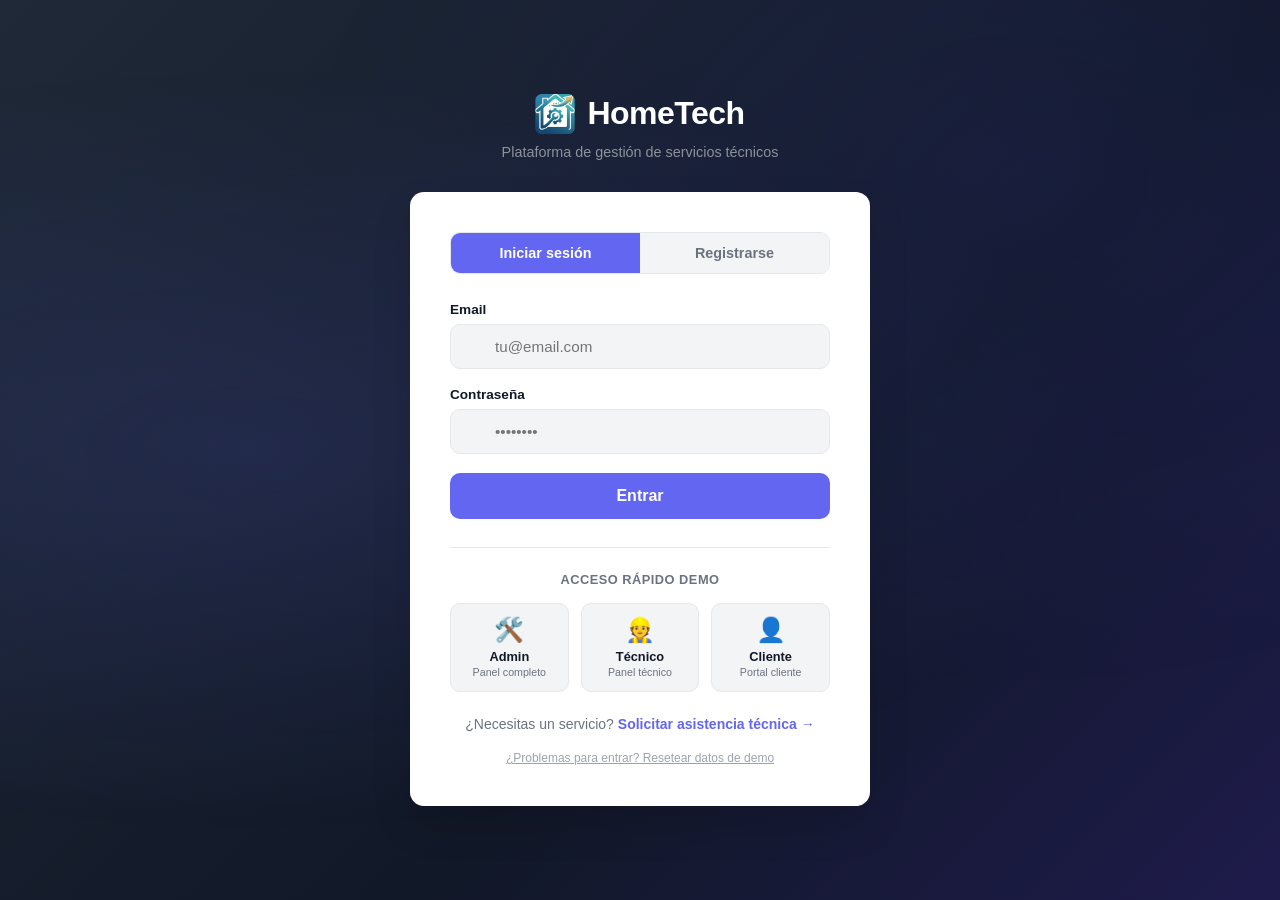
<file: index.html>
<!DOCTYPE html>
<html lang="es">
<head>
    <meta charset="UTF-8">
    <meta name="viewport" content="width=device-width, initial-scale=1.0">
    <title>HomeTech — Acceder</title>
    <link rel="icon" type="image/x-icon" href="assets/hometech-logo.ico">
    <link rel='stylesheet' href='https://cdn-uicons.flaticon.com/2.6.0/uicons-regular-rounded/css/uicons-regular-rounded.css'>
    <link rel='stylesheet' href='https://cdn-uicons.flaticon.com/2.6.0/uicons-solid-rounded/css/uicons-solid-rounded.css'>
    <style>
        :root {
            --color-primary: #6366f1;
            --color-primary-dark: #4f46e5;
            --bg-main: #f3f4f6;
            --bg-card: #ffffff;
            --text-primary: #111827;
            --text-secondary: #6b7280;
            --border-color: #e5e7eb;
            --border-radius: 14px;
            --shadow-lg: 0 20px 40px rgba(0,0,0,0.12);
            --color-success: #10b981;
            --color-danger: #ef4444;
        }
        * { margin:0; padding:0; box-sizing:border-box; }
        body {
            font-family: -apple-system, BlinkMacSystemFont, 'Segoe UI', Roboto, sans-serif;
            background: linear-gradient(135deg, #1f2937 0%, #111827 60%, #1e1b4b 100%);
            min-height: 100vh;
            display: flex;
            align-items: center;
            justify-content: center;
            padding: 1rem;
        }
        body::before {
            content: '';
            position: fixed;
            inset: 0;
            background: radial-gradient(ellipse at 20% 50%, rgba(99,102,241,0.15) 0%, transparent 60%),
                        radial-gradient(ellipse at 80% 20%, rgba(79,70,229,0.1) 0%, transparent 50%);
            pointer-events: none;
        }

        .login-wrapper { width:100%; max-width:460px; position:relative; z-index:1; }

        .login-brand { text-align:center; margin-bottom:2rem; }
        .brand-logo { display:inline-flex; align-items:center; gap:0.75rem; color:white; font-size:2rem; font-weight:800; letter-spacing:-0.5px; }
        .brand-logo i { font-size:2.5rem; color:#a5b4fc; }
        .brand-sub { color:rgba(255,255,255,0.5); font-size:0.9rem; margin-top:0.4rem; }

        .login-card { background:var(--bg-card); border-radius:var(--border-radius); padding:2.5rem; box-shadow:var(--shadow-lg); }

        /* ---- TABS Login / Registro ---- */
        .auth-tabs { display:flex; gap:0; margin-bottom:1.75rem; border-radius:10px; overflow:hidden; border:1.5px solid var(--border-color); }
        .auth-tab {
            flex:1; padding:0.75rem; text-align:center; font-weight:700; font-size:0.9rem;
            cursor:pointer; transition:all 0.2s; background:var(--bg-main); color:var(--text-secondary); border:none;
        }
        .auth-tab.active { background:var(--color-primary); color:white; }
        .auth-tab:hover:not(.active) { background:#eef2ff; }

        .auth-panel { display:none; }
        .auth-panel.active { display:block; }

        .form-group { margin-bottom:1.15rem; }
        .form-group label { display:block; font-weight:600; font-size:0.85rem; margin-bottom:0.4rem; color:var(--text-primary); }
        .input-wrap { position:relative; }
        .input-wrap i { position:absolute; left:1rem; top:50%; transform:translateY(-50%); color:var(--text-secondary); font-size:1rem; pointer-events:none; }
        .form-group input, .form-group select {
            width:100%; padding:0.825rem 1rem 0.825rem 2.75rem;
            border:1.5px solid var(--border-color); border-radius:10px;
            font-size:0.95rem; font-family:inherit; transition:border-color 0.2s, box-shadow 0.2s;
            background:var(--bg-main); appearance:none;
        }
        .form-group select { padding-left:2.75rem; cursor:pointer; background:var(--bg-main) url("data:image/svg+xml,%3Csvg xmlns='http://www.w3.org/2000/svg' width='12' height='12' viewBox='0 0 24 24'%3E%3Cpath fill='%236b7280' d='M7 10l5 5 5-5z'/%3E%3C/svg%3E") no-repeat right 1rem center; }
        .form-group input:focus, .form-group select:focus { outline:none; border-color:var(--color-primary); background:white; box-shadow:0 0 0 3px rgba(99,102,241,0.1); }

        .toggle-pass { position:absolute; right:1rem; top:50%; transform:translateY(-50%); background:none; border:none; cursor:pointer; color:var(--text-secondary); font-size:1rem; padding:0; }
        .toggle-pass:hover { color:var(--color-primary); }

        .form-row { display:grid; grid-template-columns:1fr 1fr; gap:0.75rem; }

        /* Role selector cards */
        .role-selector { display:grid; grid-template-columns:1fr 1fr; gap:0.75rem; margin-bottom:1.15rem; }
        .role-option {
            padding:1rem 0.75rem; border:2px solid var(--border-color); border-radius:10px;
            text-align:center; cursor:pointer; transition:all 0.2s; background:var(--bg-main);
        }
        .role-option:hover { border-color:var(--color-primary); background:#eef2ff; }
        .role-option.selected { border-color:var(--color-primary); background:#eef2ff; box-shadow:0 0 0 3px rgba(99,102,241,0.15); }
        .role-option .role-icon { font-size:1.75rem; display:block; margin-bottom:0.3rem; }
        .role-option strong { font-size:0.9rem; color:var(--text-primary); display:block; }
        .role-option small { font-size:0.75rem; color:var(--text-secondary); }
        .role-option input[type="radio"] { display:none; }

        /* Campos condicionales técnico */
        .tecnico-fields { display:none; }
        .tecnico-fields.visible { display:block; }

        .btn-login {
            width:100%; padding:0.9rem; background:var(--color-primary); color:white; border:none; border-radius:10px;
            font-size:1rem; font-weight:700; cursor:pointer; transition:all 0.2s;
            display:flex; align-items:center; justify-content:center; gap:0.5rem; margin-top:0.5rem;
        }
        .btn-login:hover { background:var(--color-primary-dark); transform:translateY(-1px); box-shadow:0 4px 12px rgba(99,102,241,0.4); }
        .btn-login:active { transform:translateY(0); }

        .error-msg {
            background:#fee2e2; color:#dc2626; padding:0.75rem 1rem; border-radius:8px;
            font-size:0.9rem; margin-bottom:1rem; display:none; align-items:center; gap:0.5rem;
        }
        .error-msg.visible { display:flex; }

        .success-msg {
            background:#d1fae5; color:#065f46; padding:0.75rem 1rem; border-radius:8px;
            font-size:0.9rem; margin-bottom:1rem; display:none; align-items:center; gap:0.5rem;
        }
        .success-msg.visible { display:flex; }

        /* Demo section */
        .demo-section { margin-top:1.75rem; padding-top:1.5rem; border-top:1px solid var(--border-color); }
        .demo-title { text-align:center; font-size:0.8rem; color:var(--text-secondary); font-weight:600; text-transform:uppercase; letter-spacing:0.5px; margin-bottom:1rem; }
        .demo-chips { display:grid; grid-template-columns:repeat(3, 1fr); gap:0.75rem; }
        .demo-chip {
            background:var(--bg-main); border:1px solid var(--border-color); border-radius:10px;
            padding:0.75rem 0.5rem; text-align:center; cursor:pointer; transition:all 0.2s; font-size:0.8rem;
        }
        .demo-chip:hover { border-color:var(--color-primary); background:#eef2ff; }
        .demo-chip .chip-icon { font-size:1.5rem; display:block; margin-bottom:0.3rem; }
        .demo-chip strong { display:block; color:var(--text-primary); }
        .demo-chip small  { color:var(--text-secondary); }

        .sat-link { text-align:center; margin-top:1.5rem; font-size:0.875rem; color:var(--text-secondary); }
        .sat-link a { color:var(--color-primary); text-decoration:none; font-weight:600; }
        .sat-link a:hover { text-decoration:underline; }

        .spinner { width:18px; height:18px; border:2px solid rgba(255,255,255,0.4); border-top-color:white; border-radius:50%; animation:spin 0.7s linear infinite; display:none; }
        @keyframes spin { to { transform:rotate(360deg); } }
        .btn-login.loading .spinner { display:block; }
        .btn-login.loading .btn-text { display:none; }
    </style>
</head>
<body>

<div class="login-wrapper">

    <div class="login-brand">
        <div class="brand-logo">
            <img src="assets/hometech-logo.ico" alt="HomeTech" style="width:2.5rem;height:2.5rem;object-fit:contain;">
            HomeTech
        </div>
        <p class="brand-sub">Plataforma de gestión de servicios técnicos</p>
    </div>

    <div class="login-card">

        <!-- TABS -->
        <div class="auth-tabs">
            <button class="auth-tab active" data-panel="login" onclick="switchTab('login')">
                <i class="fi fi-rr-sign-in-alt"></i> Iniciar sesión
            </button>
            <button class="auth-tab" data-panel="register" onclick="switchTab('register')">
                <i class="fi fi-rr-user-add"></i> Registrarse
            </button>
        </div>

        <!-- ===================== PANEL LOGIN ===================== -->
        <div id="panel-login" class="auth-panel active">

            <div class="error-msg" id="error-login">
                <i class="fi fi-rr-cross-circle"></i>
                <span id="error-login-texto">Email o contraseña incorrectos</span>
            </div>

            <form id="form-login" novalidate>
                <div class="form-group">
                    <label>Email</label>
                    <div class="input-wrap">
                        <i class="fi fi-rr-envelope"></i>
                        <input type="email" id="login-email" placeholder="tu@email.com" required autocomplete="email">
                    </div>
                </div>
                <div class="form-group">
                    <label>Contraseña</label>
                    <div class="input-wrap">
                        <i class="fi fi-rr-lock"></i>
                        <input type="password" id="login-pass" placeholder="••••••••" required autocomplete="current-password">
                        <button type="button" class="toggle-pass" onclick="togglePass('login-pass','eye-login')">
                            <i class="fi fi-rr-eye" id="eye-login"></i>
                        </button>
                    </div>
                </div>
                <button type="submit" class="btn-login" id="btn-login">
                    <span class="btn-text"><i class="fi fi-rr-sign-in-alt"></i> Entrar</span>
                    <div class="spinner"></div>
                </button>
            </form>

            <!-- DEMO SECTION -->
            <div class="demo-section">
                <div class="demo-title">Acceso rápido demo</div>
                <div class="demo-chips">
                    <div class="demo-chip" onclick="rellenarDemo('admin@hometech.es','admin123')">
                        <span class="chip-icon">🛠️</span>
                        <strong>Admin</strong>
                        <small>Panel completo</small>
                    </div>
                    <div class="demo-chip" onclick="rellenarDemo('pedro@hometech.es','pedro123')">
                        <span class="chip-icon">👷</span>
                        <strong>Técnico</strong>
                        <small>Panel técnico</small>
                    </div>
                    <div class="demo-chip" onclick="rellenarDemo('juan@email.com','juan123')">
                        <span class="chip-icon">👤</span>
                        <strong>Cliente</strong>
                        <small>Portal cliente</small>
                    </div>
                </div>
            </div>
        </div>

        <!-- ===================== PANEL REGISTRO ===================== -->
        <div id="panel-register" class="auth-panel">

            <div class="error-msg" id="error-register">
                <i class="fi fi-rr-cross-circle"></i>
                <span id="error-register-texto">Error en el registro</span>
            </div>
            <div class="success-msg" id="success-register">
                <i class="fi fi-rr-check-circle"></i>
                <span id="success-register-texto">Cuenta creada correctamente</span>
            </div>

            <form id="form-register" novalidate>

                <!-- Tipo de cuenta -->
                <label style="font-weight:600;font-size:0.85rem;margin-bottom:0.5rem;display:block">Tipo de cuenta</label>
                <div class="role-selector">
                    <label class="role-option selected" id="role-opt-cliente" onclick="selectRole('cliente')">
                        <input type="radio" name="reg-rol" value="cliente" checked>
                        <span class="role-icon">👤</span>
                        <strong>Cliente</strong>
                        <small>Solicitar servicios</small>
                    </label>
                    <label class="role-option" id="role-opt-tecnico" onclick="selectRole('tecnico')">
                        <input type="radio" name="reg-rol" value="tecnico">
                        <span class="role-icon">👷</span>
                        <strong>Trabajador</strong>
                        <small>Recibir trabajos</small>
                    </label>
                </div>

                <!-- Datos comunes -->
                <div class="form-group">
                    <label>Nombre completo *</label>
                    <div class="input-wrap">
                        <i class="fi fi-rr-user"></i>
                        <input type="text" id="reg-nombre" placeholder="Tu nombre completo" required>
                    </div>
                </div>

                <div class="form-row">
                    <div class="form-group">
                        <label>Email *</label>
                        <div class="input-wrap">
                            <i class="fi fi-rr-envelope"></i>
                            <input type="email" id="reg-email" placeholder="tu@email.com" required>
                        </div>
                    </div>
                    <div class="form-group">
                        <label>Teléfono *</label>
                        <div class="input-wrap">
                            <i class="fi fi-rr-phone-call"></i>
                            <input type="tel" id="reg-telefono" placeholder="600 000 000" required>
                        </div>
                    </div>
                </div>

                <div class="form-group">
                    <label>Contraseña *</label>
                    <div class="input-wrap">
                        <i class="fi fi-rr-lock"></i>
                        <input type="password" id="reg-pass" placeholder="Mínimo 6 caracteres" required minlength="6">
                        <button type="button" class="toggle-pass" onclick="togglePass('reg-pass','eye-reg')">
                            <i class="fi fi-rr-eye" id="eye-reg"></i>
                        </button>
                    </div>
                </div>

                <!-- Campos solo para CLIENTE -->
                <div id="cliente-fields">
                    <div class="form-group">
                        <label>Dirección *</label>
                        <div class="input-wrap">
                            <i class="fi fi-rr-marker"></i>
                            <input type="text" id="reg-direccion" placeholder="Calle, número, ciudad">
                        </div>
                    </div>
                </div>

                <!-- Campos solo para TÉCNICO/TRABAJADOR -->
                <div id="tecnico-fields" class="tecnico-fields">
                    <div class="form-group">
                        <label>Especialidad *</label>
                        <div class="input-wrap">
                            <i class="fi fi-rr-tool-box"></i>
                            <select id="reg-especialidad">
                                <option value="Reparación de ordenadores">Reparación de ordenadores</option>
                                <option value="Mantenimiento de equipos">Mantenimiento de equipos</option>
                                <option value="Montaje de equipos">Montaje de equipos</option>
                                <option value="Instalación de red">Instalación de red</option>
                                <option value="General">General</option>
                            </select>
                        </div>
                    </div>
                </div>

                <button type="submit" class="btn-login" id="btn-register" style="background:var(--color-success)">
                    <span class="btn-text"><i class="fi fi-rr-user-add"></i> Crear cuenta</span>
                    <div class="spinner"></div>
                </button>
            </form>
        </div>

        <!-- Links comunes -->
        <div class="sat-link">
            ¿Necesitas un servicio? <a href="pages/cliente.html">Solicitar asistencia técnica →</a>
        </div>
        <div style="text-align:center;margin-top:1rem">
            <button onclick="resetearDatos()" style="background:none;border:none;color:#9ca3af;font-size:0.75rem;cursor:pointer;text-decoration:underline">
                ¿Problemas para entrar? Resetear datos de demo
            </button>
        </div>
    </div>

</div>

<script src="js/store.js"></script>
<script src="js/auth.js"></script>
<script>
    // Si ya hay sesión activa, redirigir
    (function() {
        const user = Auth.getUser();
        if (user) Auth.redirigirPorRol(user.rol);
    })();

    // ---- TABS ----
    function switchTab(panel) {
        document.querySelectorAll('.auth-tab').forEach(t => t.classList.remove('active'));
        document.querySelectorAll('.auth-panel').forEach(p => p.classList.remove('active'));
        document.querySelector(`.auth-tab[data-panel="${panel}"]`).classList.add('active');
        document.getElementById('panel-' + panel).classList.add('active');
        // Limpiar errores al cambiar
        document.querySelectorAll('.error-msg, .success-msg').forEach(e => e.classList.remove('visible'));
    }

    // ---- ROLE SELECTOR ----
    let selectedRole = 'cliente';
    function selectRole(role) {
        selectedRole = role;
        document.querySelectorAll('.role-option').forEach(o => o.classList.remove('selected'));
        document.getElementById('role-opt-' + role).classList.add('selected');
        // Mostrar/ocultar campos según rol
        document.getElementById('cliente-fields').style.display = role === 'cliente' ? 'block' : 'none';
        document.getElementById('tecnico-fields').style.display = role === 'tecnico' ? 'block' : 'none';
        document.getElementById('tecnico-fields').classList.toggle('visible', role === 'tecnico');
        const btnText = document.querySelector('#btn-register .btn-text');
        if (btnText) {
            btnText.innerHTML = role === 'tecnico'
                ? '<i class="fi fi-rr-document-signed"></i> Enviar solicitud de alta'
                : '<i class="fi fi-rr-user-add"></i> Crear cuenta';
        }
    }

    // ---- LOGIN ----
    document.getElementById('form-login').addEventListener('submit', async function(e) {
        e.preventDefault();
        const btn     = document.getElementById('btn-login');
        const email   = document.getElementById('login-email').value.trim();
        const pass    = document.getElementById('login-pass').value;
        const errorEl = document.getElementById('error-login');

        errorEl.classList.remove('visible');
        btn.classList.add('loading');

        await new Promise(r => setTimeout(r, 250));

        const solTecnico = Store.findSolicitudTecnicoByEmail(email);
        if (solTecnico && !Store.getUsuarios().some(u => u.email.toLowerCase() === email.toLowerCase())) {
            btn.classList.remove('loading');
            if (solTecnico.estado === 'nueva') {
                document.getElementById('error-login-texto').textContent =
                    'Tu solicitud de alta está pendiente de aprobación por el administrador';
            } else if (solTecnico.estado === 'rechazada') {
                document.getElementById('error-login-texto').textContent =
                    'Tu solicitud de alta fue rechazada. Contacta con el administrador';
            }
            errorEl.classList.add('visible');
            document.getElementById('login-pass').value = '';
            return;
        }

        const usuario = Store.findUsuario(email, pass);
        if (!usuario) {
            btn.classList.remove('loading');
            document.getElementById('error-login-texto').textContent = 'Email o contraseña incorrectos';
            errorEl.classList.add('visible');
            document.getElementById('login-pass').value = '';
            return;
        }

        Auth.login(usuario);
        Auth.redirigirPorRol(usuario.rol);
    });

    // ---- REGISTRO ----
    document.getElementById('form-register').addEventListener('submit', async function(e) {
        e.preventDefault();
        const btn      = document.getElementById('btn-register');
        const errorEl  = document.getElementById('error-register');
        const successEl = document.getElementById('success-register');
        errorEl.classList.remove('visible');
        successEl.classList.remove('visible');

        const nombre   = document.getElementById('reg-nombre').value.trim();
        const email    = document.getElementById('reg-email').value.trim();
        const telefono = document.getElementById('reg-telefono').value.trim();
        const pass     = document.getElementById('reg-pass').value;
        const rol      = selectedRole;

        // Validaciones
        if (!nombre || !email || !telefono || !pass) {
            document.getElementById('error-register-texto').textContent = 'Rellena todos los campos obligatorios';
            errorEl.classList.add('visible'); return;
        }
        if (pass.length < 6) {
            document.getElementById('error-register-texto').textContent = 'La contraseña debe tener al menos 6 caracteres';
            errorEl.classList.add('visible'); return;
        }
        // Email único
        const existente = Store.getUsuarios().find(u => u.email.toLowerCase() === email.toLowerCase());
        if (existente) {
            document.getElementById('error-register-texto').textContent = 'Ya existe una cuenta con ese email';
            errorEl.classList.add('visible'); return;
        }
        const solPendiente = Store.getSolicitudesTecnico().find(
            s => s.email.toLowerCase() === email.toLowerCase() && s.estado === 'nueva'
        );
        if (solPendiente) {
            document.getElementById('error-register-texto').textContent =
                'Ya tienes una solicitud de alta pendiente con ese email';
            errorEl.classList.add('visible'); return;
        }

        // Validaciones específicas
        if (rol === 'cliente') {
            const dir = document.getElementById('reg-direccion').value.trim();
            if (!dir) {
                document.getElementById('error-register-texto').textContent = 'La dirección es obligatoria para clientes';
                errorEl.classList.add('visible'); return;
            }
        }

        btn.classList.add('loading');
        await new Promise(r => setTimeout(r, 300));

        if (rol === 'tecnico') {
            const especialidad = document.getElementById('reg-especialidad').value;
            Store.addSolicitudTecnico({ nombre, email, telefono, password: pass, especialidad });

            btn.classList.remove('loading');
            document.getElementById('success-register-texto').textContent =
                '✅ Solicitud de alta enviada. El administrador revisará tu contrato y te avisará cuando puedas iniciar sesión.';
            successEl.classList.add('visible');
            document.getElementById('form-register').reset();
            selectRole('cliente');
            document.getElementById('login-email').value = email;
            document.getElementById('login-pass').value = '';
            setTimeout(() => switchTab('login'), 3000);
            return;
        }

        // Registro de cliente (acceso inmediato)
        const direccion = document.getElementById('reg-direccion').value.trim();
        const nuevoCliente = Store.addCliente({
            nombre, telefono, email, direccion, activo: true,
            lat: 40.4168 + (Math.random() - 0.5) * 0.05,
            lng: -3.7038 + (Math.random() - 0.5) * 0.05
        });

        Store.addUsuario({
            nombre, email, password: pass, rol: 'cliente',
            clienteId: nuevoCliente.id, tecnicoId: null,
            avatar: 'https://i.pravatar.cc/80?u=' + email
        });

        btn.classList.remove('loading');
        document.getElementById('success-register-texto').textContent =
            '✅ Cuenta creada correctamente como cliente. ¡Ya puedes iniciar sesión!';
        successEl.classList.add('visible');
        document.getElementById('form-register').reset();
        selectRole('cliente');
        document.getElementById('login-email').value = email;
        document.getElementById('login-pass').value = pass;
        setTimeout(() => switchTab('login'), 2000);
    });

    // ---- HELPERS ----
    function rellenarDemo(email, pass) {
        switchTab('login');
        document.getElementById('login-email').value = email;
        document.getElementById('login-pass').value  = pass;
        document.getElementById('login-email').focus();
    }

    function togglePass(inputId, iconId) {
        const input = document.getElementById(inputId);
        const icon  = document.getElementById(iconId);
        const vis   = input.type === 'text';
        input.type  = vis ? 'password' : 'text';
        icon.className = vis ? 'fi fi-rr-eye' : 'fi fi-rr-eye-crossed';
    }

    function resetearDatos() {
        if (confirm('¿Resetear todos los datos de demo? Se perderán los cambios y cuentas registradas.')) {
            Store.reset();
            mostrarToast('✅ Datos reseteados. Prueba ahora con los accesos demo.');
        }
    }

    function mostrarToast(msg) {
        let t = document.getElementById('toast-login');
        if (!t) {
            t = document.createElement('div');
            t.id = 'toast-login';
            t.style.cssText = 'position:fixed;bottom:2rem;left:50%;transform:translateX(-50%);background:#111827;color:white;padding:0.875rem 1.5rem;border-radius:10px;z-index:999;font-size:0.9rem;box-shadow:0 4px 12px rgba(0,0,0,0.3);white-space:nowrap';
            document.body.appendChild(t);
        }
        t.textContent = msg;
        t.style.display = 'block';
        setTimeout(() => t.style.display = 'none', 3000);
    }
</script>
</body>
</html>
</file>
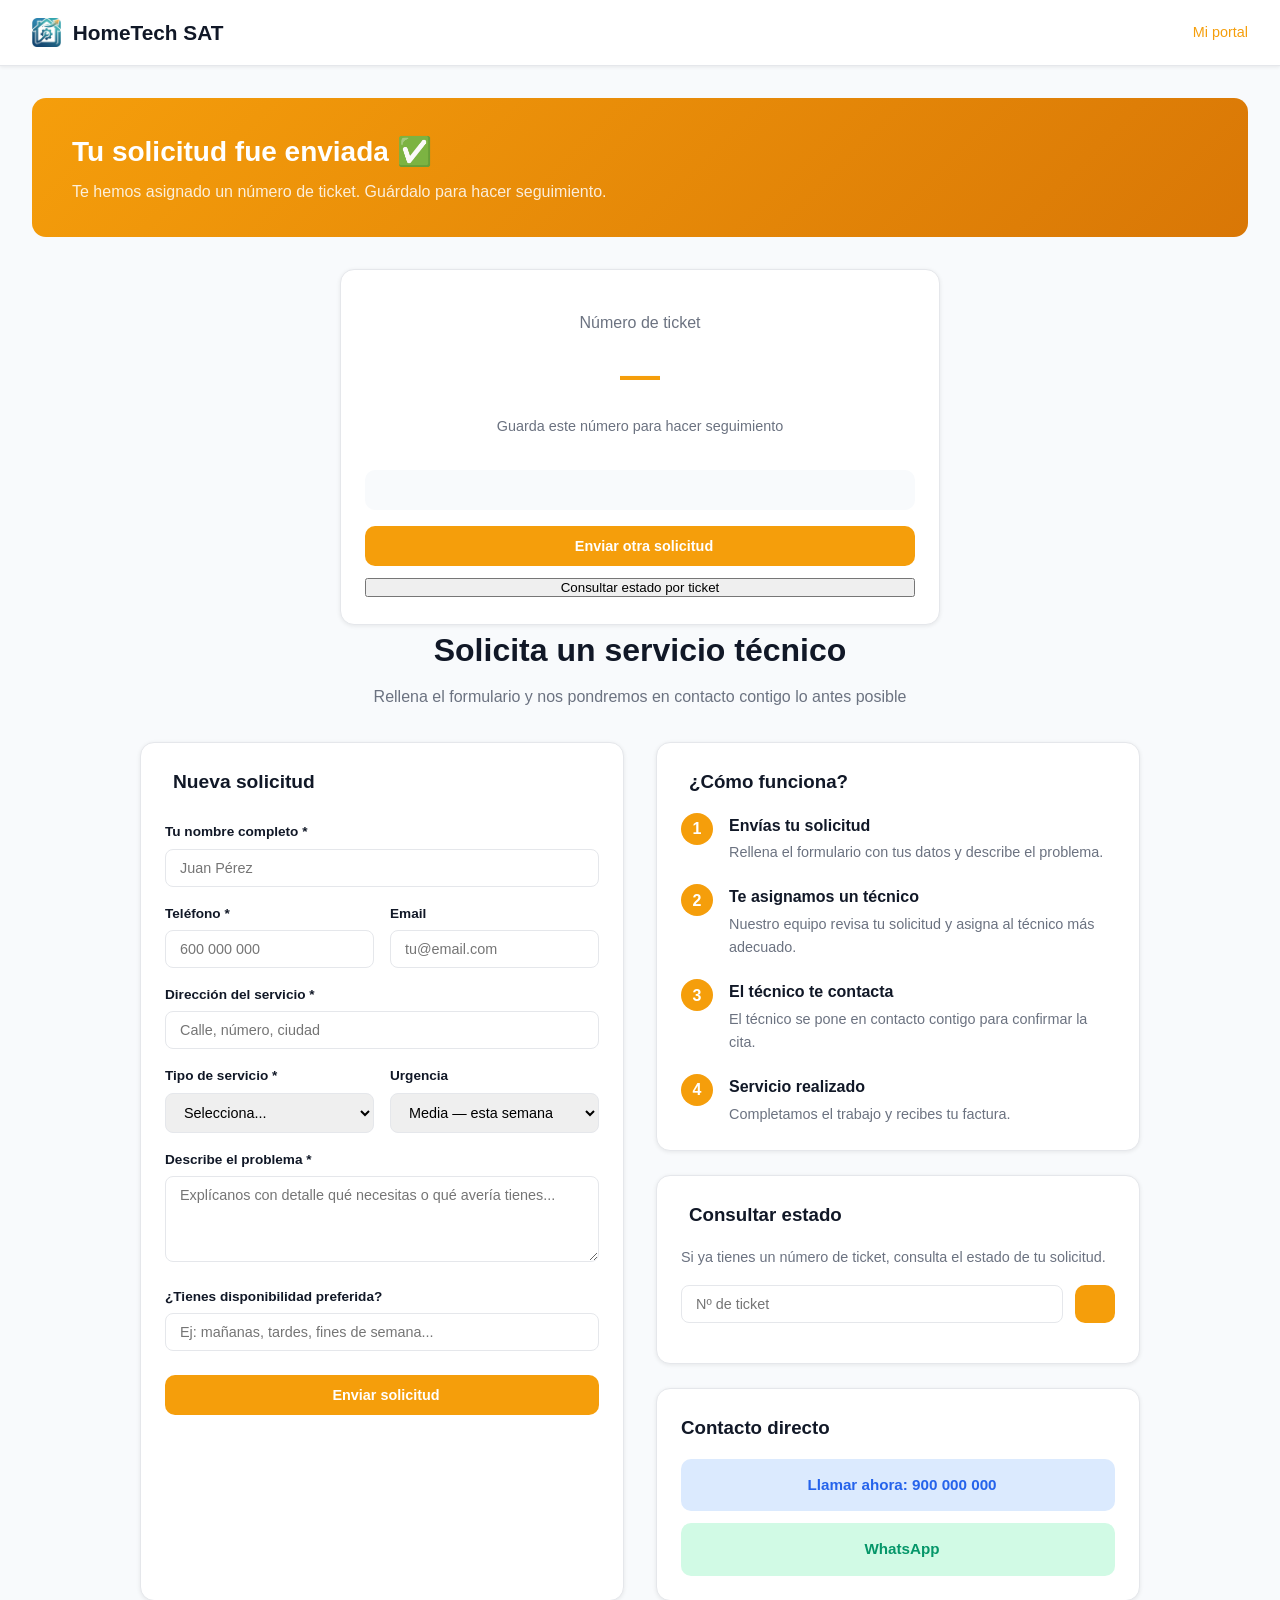
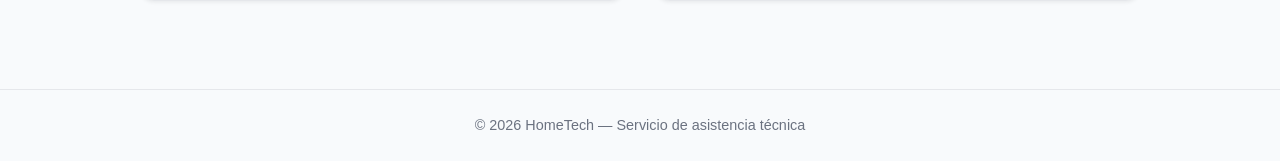
<file: pages/cliente.html>
<!DOCTYPE html>
<html lang="es">
<head>
    <meta charset="UTF-8">
    <meta name="viewport" content="width=device-width, initial-scale=1.0">
    <title>Solicitar servicio — HomeTech</title>
    <link rel="icon" type="image/x-icon" href="../assets/hometech-logo.ico">
    <link rel='stylesheet' href='https://cdn-uicons.flaticon.com/2.6.0/uicons-regular-rounded/css/uicons-regular-rounded.css'>
    <link rel='stylesheet' href='https://cdn-uicons.flaticon.com/2.6.0/uicons-solid-rounded/css/uicons-solid-rounded.css'>
    <link rel="stylesheet" href="../css/portal.css">
</head>
<body>
    <header class="topbar">
        <div class="logo-placeholder">
            <img src="../assets/hometech-logo.ico" alt="HomeTech" class="logo-img">
            <span>HomeTech SAT</span>
        </div>
        <a href="portal-cliente.html" style="color:var(--color-primary);text-decoration:none;font-size:0.9rem">
            <i class="fi fi-rr-user"></i> Mi portal
        </a>
    </header>

    <main class="main-content">

        <!-- Si ya tiene un ticket -->
        <div id="vista-seguimiento" class="hidden">
            <section class="welcome-banner" style="margin-bottom:2rem">
                <div class="welcome-text">
                    <h1>Tu solicitud fue enviada ✅</h1>
                    <p>Te hemos asignado un número de ticket. Guárdalo para hacer seguimiento.</p>
                </div>
                <div class="welcome-icon"><i class="fi fi-sr-check-circle"></i></div>
            </section>

            <div class="card" style="max-width:600px;margin:0 auto">
                <div style="text-align:center;padding:1rem 0">
                    <p style="color:var(--text-secondary);margin-bottom:0.5rem">Número de ticket</p>
                    <div id="numero-ticket" style="font-size:2.5rem;font-weight:700;color:var(--color-primary)">—</div>
                    <p style="color:var(--text-secondary);margin-top:0.5rem;font-size:0.9rem">Guarda este número para hacer seguimiento</p>
                </div>
                <div id="detalle-ticket" style="background:var(--bg-main);border-radius:10px;padding:1.25rem;margin:1rem 0"></div>
                <button class="btn-primary btn-full" onclick="nuevaSolicitud()">
                    <i class="fi fi-rr-plus"></i> Enviar otra solicitud
                </button>
                <button class="btn-secondary btn-full" style="margin-top:0.75rem" onclick="irASeguimiento()">
                    <i class="fi fi-rr-search"></i> Consultar estado por ticket
                </button>
            </div>
        </div>

        <!-- Formulario principal -->
        <div id="vista-formulario">
            <div style="text-align:center;margin-bottom:2rem">
                <h1 style="font-size:2rem;font-weight:700;margin-bottom:0.5rem">Solicita un servicio técnico</h1>
                <p style="color:var(--text-secondary)">Rellena el formulario y nos pondremos en contacto contigo lo antes posible</p>
            </div>

            <div style="display:grid;grid-template-columns:1fr 1fr;gap:2rem;max-width:1000px;margin:0 auto">

                <!-- Formulario -->
                <div class="card">
                    <h2 style="font-size:1.2rem;margin-bottom:1.5rem;display:flex;align-items:center;gap:0.5rem">
                        <i class="fi fi-rr-document" style="color:var(--color-primary)"></i>
                        Nueva solicitud
                    </h2>
                    <form id="form-sat">
                        <div class="form-group">
                            <label>Tu nombre completo *</label>
                            <input type="text" id="sat-nombre" placeholder="Juan Pérez" required>
                        </div>
                        <div style="display:grid;grid-template-columns:1fr 1fr;gap:1rem">
                            <div class="form-group">
                                <label>Teléfono *</label>
                                <input type="tel" id="sat-telefono" placeholder="600 000 000" required>
                            </div>
                            <div class="form-group">
                                <label>Email</label>
                                <input type="email" id="sat-email" placeholder="tu@email.com">
                            </div>
                        </div>
                        <div class="form-group">
                            <label>Dirección del servicio *</label>
                            <input type="text" id="sat-direccion" placeholder="Calle, número, ciudad" required>
                        </div>
                        <div style="display:grid;grid-template-columns:1fr 1fr;gap:1rem">
                            <div class="form-group">
                                <label>Tipo de servicio *</label>
                                <select id="sat-tipo" required>
                                    <option value="">Selecciona...</option>
                                    <option>Reparación de ordenadores</option>
                                    <option>Mantenimiento de equipos</option>
                                    <option>Montaje de equipos</option>
                                    <option>Instalación de red</option>
                                    <option>Reparación urgente</option>
                                    <option>Revisión</option>
                                    <option>Otro</option>
                                </select>
                            </div>
                            <div class="form-group">
                                <label>Urgencia</label>
                                <select id="sat-urgencia">
                                    <option value="baja">Baja — en días</option>
                                    <option value="media" selected>Media — esta semana</option>
                                    <option value="alta">Alta — hoy / mañana</option>
                                </select>
                            </div>
                        </div>
                        <div class="form-group">
                            <label>Describe el problema *</label>
                            <textarea id="sat-descripcion" rows="4" placeholder="Explícanos con detalle qué necesitas o qué avería tienes..." required></textarea>
                        </div>
                        <div class="form-group">
                            <label>¿Tienes disponibilidad preferida?</label>
                            <input type="text" id="sat-disponibilidad" placeholder="Ej: mañanas, tardes, fines de semana...">
                        </div>
                        <button type="submit" class="btn-primary btn-full" style="margin-top:0.5rem">
                            <i class="fi fi-rr-paper-plane"></i> Enviar solicitud
                        </button>
                    </form>
                </div>

                <!-- Info lateral -->
                <div>
                    <div class="card" style="margin-bottom:1.5rem">
                        <h3 style="margin-bottom:1rem;display:flex;align-items:center;gap:0.5rem">
                            <i class="fi fi-rr-info" style="color:var(--color-primary)"></i>
                            ¿Cómo funciona?
                        </h3>
                        <div class="paso">
                            <div class="paso-num">1</div>
                            <div><strong>Envías tu solicitud</strong><p>Rellena el formulario con tus datos y describe el problema.</p></div>
                        </div>
                        <div class="paso">
                            <div class="paso-num">2</div>
                            <div><strong>Te asignamos un técnico</strong><p>Nuestro equipo revisa tu solicitud y asigna al técnico más adecuado.</p></div>
                        </div>
                        <div class="paso">
                            <div class="paso-num">3</div>
                            <div><strong>El técnico te contacta</strong><p>El técnico se pone en contacto contigo para confirmar la cita.</p></div>
                        </div>
                        <div class="paso">
                            <div class="paso-num">4</div>
                            <div><strong>Servicio realizado</strong><p>Completamos el trabajo y recibes tu factura.</p></div>
                        </div>
                    </div>

                    <div class="card">
                        <h3 style="margin-bottom:1rem;display:flex;align-items:center;gap:0.5rem">
                            <i class="fi fi-rr-search" style="color:var(--color-primary)"></i>
                            Consultar estado
                        </h3>
                        <p style="color:var(--text-secondary);font-size:0.9rem;margin-bottom:1rem">
                            Si ya tienes un número de ticket, consulta el estado de tu solicitud.
                        </p>
                        <div style="display:flex;gap:0.75rem">
                            <input type="number" id="ticket-consulta" placeholder="Nº de ticket" style="flex:1;padding:0.625rem 0.875rem;border:1px solid var(--border-color);border-radius:8px;font-size:0.9rem">
                            <button class="btn-primary" onclick="consultarTicket()">
                                <i class="fi fi-rr-search"></i>
                            </button>
                        </div>
                        <div id="resultado-consulta" style="margin-top:1rem"></div>
                    </div>

                    <div class="card" style="margin-top:1.5rem">
                        <h3 style="margin-bottom:1rem">Contacto directo</h3>
                        <a href="tel:+34900000000" class="btn-contacto btn-tel" style="display:flex;align-items:center;justify-content:center;gap:0.5rem;padding:0.875rem;background:#dbeafe;color:#2563eb;border-radius:10px;text-decoration:none;font-weight:600;margin-bottom:0.75rem">
                            <i class="fi fi-rr-phone-call"></i> Llamar ahora: 900 000 000
                        </a>
                        <a href="https://wa.me/34600000000" target="_blank" class="btn-contacto btn-whatsapp" style="display:flex;align-items:center;justify-content:center;gap:0.5rem;padding:0.875rem;background:#d1fae5;color:#059669;border-radius:10px;text-decoration:none;font-weight:600">
                            <i class="fi fi-rr-comment"></i> WhatsApp
                        </a>
                    </div>
                </div>
            </div>
        </div>

    </main>

    <footer class="footer">
        <p>© 2026 HomeTech — Servicio de asistencia técnica</p>
    </footer>

    <style>
        .form-group { margin-bottom:1rem; }
        .form-group label { display:block; font-weight:600; font-size:0.85rem; margin-bottom:0.35rem; }
        .form-group input, .form-group select, .form-group textarea {
            width:100%; padding:0.625rem 0.875rem; border:1px solid #e5e7eb;
            border-radius:8px; font-size:0.9rem; font-family:inherit; transition:border-color 0.2s;
        }
        .form-group input:focus, .form-group select:focus, .form-group textarea:focus {
            outline:none; border-color:var(--color-primary, #f59e0b);
        }
        .btn-full { width:100%; justify-content:center; }
        .paso { display:flex; gap:1rem; align-items:flex-start; margin-bottom:1.25rem; }
        .paso:last-child { margin-bottom:0; }
        .paso-num { width:32px; height:32px; border-radius:50%; background:var(--color-primary,#f59e0b); color:white; display:flex; align-items:center; justify-content:center; font-weight:700; flex-shrink:0; }
        .paso p { color:#6b7280; font-size:0.9rem; margin-top:0.2rem; }
        @media(max-width:768px) { div[style*="grid-template-columns:1fr 1fr"] { grid-template-columns:1fr !important; } }
    </style>

    <script src="../js/store.js"></script>
    <script>
    document.getElementById('form-sat').addEventListener('submit', e => {
        e.preventDefault();
        const solicitud = {
            nombre:        document.getElementById('sat-nombre').value,
            telefono:      document.getElementById('sat-telefono').value,
            email:         document.getElementById('sat-email').value,
            direccion:     document.getElementById('sat-direccion').value,
            tipo:          document.getElementById('sat-tipo').value,
            urgencia:      document.getElementById('sat-urgencia').value,
            descripcion:   document.getElementById('sat-descripcion').value,
            disponibilidad:document.getElementById('sat-disponibilidad').value
        };
        const nueva = Store.addSolicitud(solicitud);

        document.getElementById('numero-ticket').textContent = '#' + String(nueva.id).padStart(5, '0');
        document.getElementById('detalle-ticket').innerHTML = `
            <p style="margin-bottom:0.5rem"><strong>Nombre:</strong> ${nueva.nombre}</p>
            <p style="margin-bottom:0.5rem"><strong>Tipo:</strong> ${nueva.tipo}</p>
            <p style="margin-bottom:0.5rem"><strong>Urgencia:</strong> ${nueva.urgencia}</p>
            <p style="margin-bottom:0.5rem"><strong>Descripción:</strong> ${nueva.descripcion}</p>
            <p style="margin-bottom:0"><strong>Estado:</strong> <span style="color:#f59e0b;font-weight:600">Pendiente de asignación</span></p>
        `;
        document.getElementById('vista-formulario').classList.add('hidden');
        document.getElementById('vista-seguimiento').classList.remove('hidden');
    });

    function nuevaSolicitud() {
        document.getElementById('form-sat').reset();
        document.getElementById('vista-seguimiento').classList.add('hidden');
        document.getElementById('vista-formulario').classList.remove('hidden');
    }

    function consultarTicket() {
        const id = parseInt(document.getElementById('ticket-consulta').value);
        const sol = Store.getSolicitudes().find(s => s.id === id);
        const res = document.getElementById('resultado-consulta');
        if (!sol) {
            res.innerHTML = `<div style="background:#fee2e2;color:#dc2626;padding:0.75rem;border-radius:8px;font-size:0.9rem">❌ No se encontró ningún ticket con ese número</div>`;
            return;
        }
        const estadoColor = { nueva: '#f59e0b', asignada: '#6366f1', rechazada: '#ef4444' };
        const estadoLabel = { nueva: 'Pendiente de asignación', asignada: 'Técnico asignado', rechazada: 'Rechazada' };
        const tecnico = sol.tecnicoId ? Store.getTecnico(sol.tecnicoId) : null;
        res.innerHTML = `
            <div style="background:#f8fafc;border:1px solid #e5e7eb;border-radius:10px;padding:1rem;font-size:0.9rem">
                <p style="margin-bottom:0.4rem"><strong>Ticket:</strong> #${String(sol.id).padStart(5,'0')}</p>
                <p style="margin-bottom:0.4rem"><strong>Tipo:</strong> ${sol.tipo}</p>
                <p style="margin-bottom:0.4rem"><strong>Estado:</strong>
                    <span style="color:${estadoColor[sol.estado]};font-weight:600">${estadoLabel[sol.estado]}</span>
                </p>
                ${tecnico ? `<p style="margin-bottom:0"><strong>Técnico asignado:</strong> ${tecnico.nombre}</p>` : ''}
            </div>`;
    }

    function irASeguimiento() {
        document.getElementById('vista-seguimiento').classList.add('hidden');
        document.getElementById('vista-formulario').classList.remove('hidden');
        document.getElementById('ticket-consulta').focus();
    }
    </script>
</body>
</html>
</file>
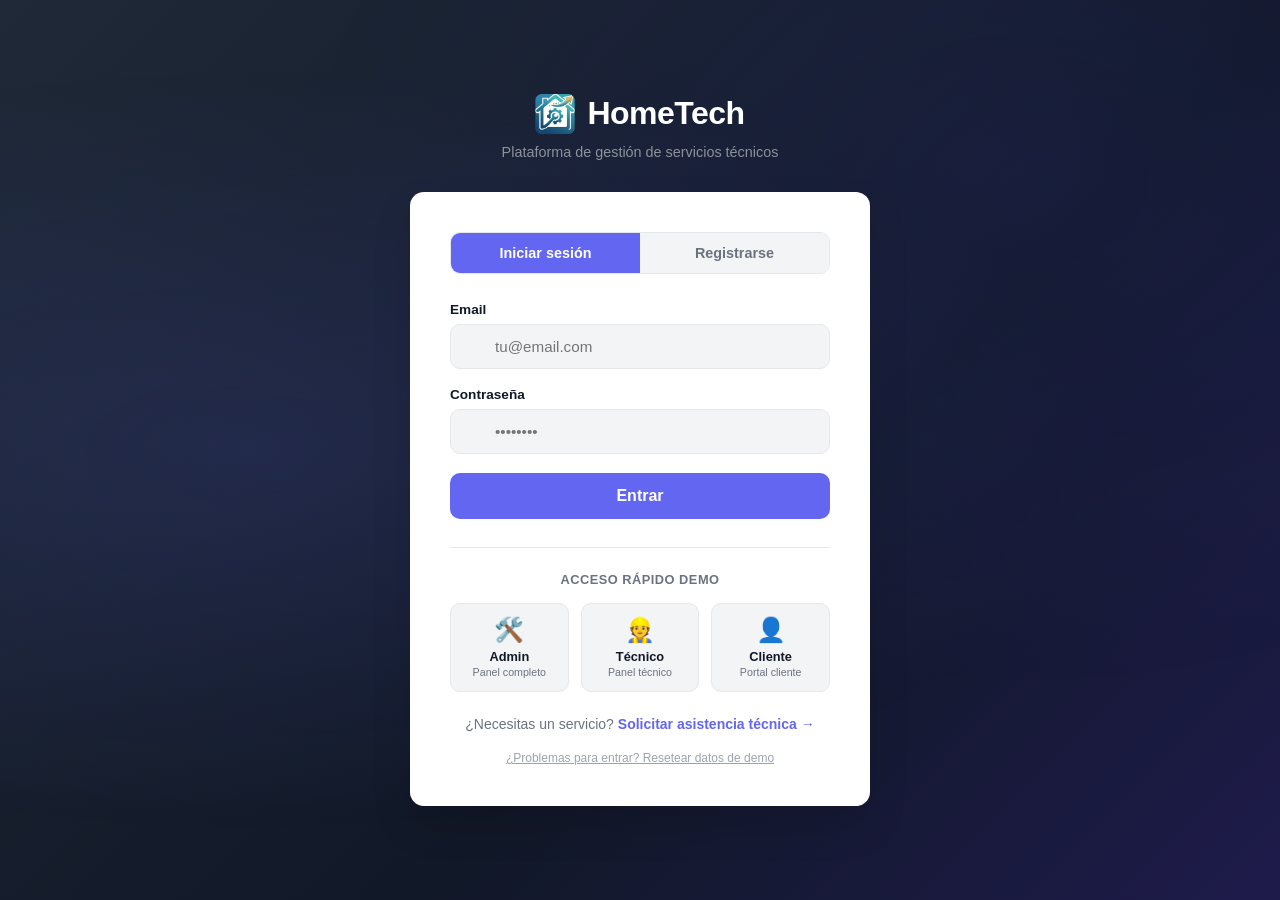
<file: pages/portal-cliente.html>
<!DOCTYPE html>
<html lang="es">
<head>
    <meta charset="UTF-8">
    <meta name="viewport" content="width=device-width, initial-scale=1.0">
    <title>Mi Portal - HomeTech</title>
    <link rel="icon" type="image/x-icon" href="../assets/hometech-logo.ico">
    <link rel='stylesheet' href='https://cdn-uicons.flaticon.com/2.6.0/uicons-regular-rounded/css/uicons-regular-rounded.css'>
    <link rel='stylesheet' href='https://cdn-uicons.flaticon.com/2.6.0/uicons-solid-rounded/css/uicons-solid-rounded.css'>
    <link rel="stylesheet" href="../css/portal.css">
    <link rel="stylesheet" href="../css/avatar-picker.css">
</head>
<body>

    <!-- BARRA SUPERIOR -->
    <header class="topbar">
        <div class="topbar-logo">
            <div class="logo-placeholder">
                <img src="../assets/hometech-logo.ico" alt="HomeTech" class="logo-img">
                <span id="nombre-empresa">HomeTech</span>
            </div>
        </div>
        <div class="topbar-right">
            <button class="icon-btn" id="btn-notificaciones" title="Respuestas nuevas">
                <i class="fi fi-rr-bell"></i>
                <span class="badge" id="badge-notif" style="display:none">0</span>
            </button>
            <button type="button" class="user-chip user-chip-btn" id="btn-ir-perfil" title="Ver mi perfil">
                <img src="../assets/avatars/juan.jpg" alt="Avatar" class="user-avatar" id="user-avatar">
                <span>Hola, <strong id="nombre-cliente">Cliente</strong></span>
            </button>
            <button class="icon-btn" onclick="Auth.logout()" title="Cerrar sesión" style="color:var(--text-secondary)">
                <i class="fi fi-rr-sign-out-alt"></i>
            </button>
        </div>
    </header>

    <!-- CONTENIDO PRINCIPAL -->
    <main class="main-content">

        <!-- BANNER DE BIENVENIDA -->
        <section class="welcome-banner">
            <div class="welcome-text">
                <h1>Bienvenido, <span id="nombre-completo">Cliente</span> 👋</h1>
                <p>Aquí puedes consultar tus servicios, facturas y próximas citas.</p>
            </div>
            <div class="welcome-icon">
                <i class="fi fi-sr-home"></i>
            </div>
        </section>

        <!-- TARJETAS KPI -->
        <section class="kpi-row">
            <div class="kpi-card">
                <div class="kpi-icon kpi-blue">
                    <i class="fi fi-sr-tool-box"></i>
                </div>
                <div class="kpi-info">
                    <span class="kpi-value" id="kpi-servicios">0</span>
                    <span class="kpi-label">Servicios realizados</span>
                </div>
            </div>
            <div class="kpi-card">
                <div class="kpi-icon kpi-orange">
                    <i class="fi fi-sr-receipt"></i>
                </div>
                <div class="kpi-info">
                    <span class="kpi-value" id="kpi-facturas">0</span>
                    <span class="kpi-label">Facturas pendientes</span>
                </div>
            </div>
            <div class="kpi-card">
                <div class="kpi-icon kpi-green">
                    <i class="fi fi-sr-calendar"></i>
                </div>
                <div class="kpi-info">
                    <span class="kpi-value" id="kpi-proxima-cita">—</span>
                    <span class="kpi-label">Próxima cita</span>
                </div>
            </div>
            <div class="kpi-card">
                <div class="kpi-icon kpi-purple">
                    <i class="fi fi-sr-euro"></i>
                </div>
                <div class="kpi-info">
                    <span class="kpi-value" id="kpi-importe">€0</span>
                    <span class="kpi-label">Importe total</span>
                </div>
            </div>
        </section>

        <!-- GRID PRINCIPAL -->
        <div class="main-grid">

            <!-- COLUMNA IZQUIERDA -->
            <div class="col-left">

                <!-- PRÓXIMAS CITAS -->
                <section class="card">
                    <div class="card-header">
                        <h2><i class="fi fi-rr-calendar"></i> Mis próximas citas</h2>
                        <button class="btn-primary" id="btn-nueva-cita">
                            <i class="fi fi-rr-plus"></i> Solicitar cita
                        </button>
                    </div>
                    <div id="lista-citas">
                        <!-- Se genera dinámicamente con JS -->
                    </div>
                </section>

                <!-- HISTORIAL DE SERVICIOS -->
                <section class="card">
                    <div class="card-header">
                        <h2><i class="fi fi-rr-tool-box"></i> Historial de servicios</h2>
                    </div>
                    <div class="table-wrapper">
                        <table class="tabla-servicios">
                            <thead>
                                <tr>
                                    <th>Fecha</th>
                                    <th>Descripción</th>
                                    <th>Técnico</th>
                                    <th>Estado</th>
                                </tr>
                            </thead>
                            <tbody id="tabla-servicios-body">
                                <!-- Se genera dinámicamente con JS -->
                            </tbody>
                        </table>
                    </div>
                </section>

            </div>

            <!-- COLUMNA DERECHA -->
            <div class="col-right">

                <!-- FACTURAS -->
                <section class="card">
                    <div class="card-header">
                        <h2><i class="fi fi-rr-receipt"></i> Mis facturas</h2>
                    </div>
                    <div id="lista-facturas">
                        <!-- Se genera dinámicamente con JS -->
                    </div>
                </section>

                <!-- CONTACTAR -->
                <section class="card card-contacto">
                    <div class="card-header">
                        <h2><i class="fi fi-rr-comment"></i> Contactar</h2>
                    </div>
                    <div class="contacto-botones">
                        <a href="tel:+34900000000" class="btn-contacto btn-tel">
                            <i class="fi fi-rr-phone-call"></i>
                            Llamar
                        </a>
                        <a href="https://wa.me/34600000000" target="_blank" class="btn-contacto btn-whatsapp">
                            <i class="fi fi-rr-comment"></i>
                            WhatsApp
                        </a>
                    </div>
                    <form id="form-mensaje" class="form-mensaje">
                        <label>Envíanos un mensaje rápido</label>
                        <textarea
                            id="mensaje-texto"
                            placeholder="Escribe tu consulta aquí..."
                            rows="3"
                        ></textarea>
                        <button type="submit" class="btn-primary btn-full">
                            <i class="fi fi-rr-paper-plane"></i> Enviar mensaje
                        </button>
                    </form>
                    <div class="mensajes-historial-wrap">
                        <div id="lista-mensajes-enviados" class="mensajes-historial-inner"></div>
                    </div>
                </section>

            </div>
        </div>
    </main>

    <!-- MODAL NUEVA CITA -->
    <div id="modal-cita" class="modal hidden">
        <div class="modal-box">
            <div class="modal-header">
                <h3>Solicitar nueva cita</h3>
                <button class="btn-close" id="cerrar-modal">
                    <i class="fi fi-rr-cross"></i>
                </button>
            </div>
            <form id="form-cita">
                <div class="form-group">
                    <label>Tipo de servicio *</label>
                    <select id="tipo-servicio" required>
                        <option value="">Selecciona un servicio...</option>
                        <option value="instalacion">Instalación</option>
                        <option value="reparacion">Reparación</option>
                        <option value="mantenimiento">Mantenimiento</option>
                        <option value="revision">Revisión</option>
                        <option value="urgencia">Urgencia</option>
                    </select>
                </div>
                <div class="form-group">
                    <label>Fecha preferida *</label>
                    <input type="date" id="fecha-cita" required>
                </div>
                <div class="form-group">
                    <label>Hora preferida *</label>
                    <input type="time" id="hora-cita" required>
                </div>
                <div class="form-group">
                    <label>Describe el problema o solicitud</label>
                    <textarea id="notas-cita" placeholder="Cuéntanos qué necesitas..." rows="3"></textarea>
                </div>
                <button type="submit" class="btn-primary btn-full">
                    <i class="fi fi-rr-check"></i> Confirmar solicitud
                </button>
            </form>
        </div>
    </div>
    <div id="modal-perfil" class="modal hidden">
        <div class="modal-box">
            <div class="modal-header">
                <h3>Mi perfil</h3>
                <button class="btn-close" id="cerrar-perfil"><i class="fi fi-rr-cross"></i></button>
            </div>
                        <form id="form-perfil-cliente">
                <div class="perfil-avatar-row">
                    <img id="perfil-cli-preview" class="perfil-avatar-preview" src="../assets/avatars/juan.jpg" alt="Tu foto">
                    <button type="button" class="btn-cambiar-foto" id="btn-abrir-avatar-picker">
                        <i class="fi fi-rr-picture"></i> Cambiar foto
                    </button>
                </div>
                <div class="form-group">
                    <label>Nombre</label>
                    <input type="text" id="perfil-cli-nombre">
                </div>
                <div class="form-group">
                    <label>Dirección</label>
                    <input type="text" id="perfil-cli-direccion">
                </div>
                <button type="submit" class="btn-primary btn-full"><i class="fi fi-rr-check"></i> Guardar</button>
            </form>
        </div>
    </div>

    <!-- Selector de avatar -->
    <div id="modal-avatar-picker" class="avatar-picker-overlay hidden">
        <div class="modal modal-avatar-picker">
            <div class="modal-header">
                <h3>Selecciona una imagen</h3>
                <button type="button" class="btn-close" id="avatar-picker-close"><i class="fi fi-rr-cross"></i></button>
            </div>
            <input type="file" id="avatar-file-input" accept="image/*" hidden>
            <button type="button" class="avatar-picker-upload" id="avatar-picker-upload">
                <i class="fi fi-rr-cloud-upload"></i>
                <span>Subir imagen</span>
                <small>JPG, PNG o WebP · máx. 5 MB</small>
            </button>
            <div class="avatar-historial-seccion">
                <h4>Avatares recientes</h4>
                <p>Accede a tus 6 fotos de perfil más recientes</p>
                <div id="avatar-historial-grid" class="avatar-historial-grid"></div>
            </div>
        </div>
    </div>

    <div id="overlay" class="overlay hidden"></div>

    <!-- FOOTER -->
    <footer class="footer">
        <p>© 2026 <span id="pie-empresa">HomeTech</span> — Portal del cliente</p>
    </footer>

    <script src="../js/store.js"></script>
    <script src="../js/auth.js"></script>
    <script>
        // Protege la ruta — solo clientes
        const _user = Auth.requireRole('cliente');
        if (_user) Auth.inyectarTopbar('user-avatar', 'nombre-cliente');
    </script>
    <script src="../js/avatar-picker.js"></script>
    <script src="../js/portal-cliente.js"></script>

</body>
</html>
</file>
<file: css/portal.css>
/* =========================================
   🎨 VARIABLES — Modifica aquí los colores
   ========================================= */
:root {
    --color-primary: #f59e0b;       /* Color acento principal (naranja) */
    --color-primary-dark: #d97706;
    --color-secondary: #6366f1;     /* Color secundario */
    --color-success: #10b981;
    --color-warning: #f59e0b;
    --color-danger: #ef4444;

    --bg-main: #f8fafc;
    --bg-card: #ffffff;
    --text-primary: #111827;
    --text-secondary: #6b7280;
    --border-color: #e5e7eb;

    --border-radius: 14px;
    --shadow: 0 1px 4px rgba(0,0,0,0.08);
    --shadow-lg: 0 8px 24px rgba(0,0,0,0.1);
}

* { margin: 0; padding: 0; box-sizing: border-box; }

body {
    font-family: -apple-system, BlinkMacSystemFont, 'Segoe UI', Roboto, sans-serif;
    background: var(--bg-main);
    color: var(--text-primary);
    line-height: 1.6;
}

/* =========================================
   TOPBAR
   ========================================= */
.topbar {
    background: var(--bg-card);
    border-bottom: 1px solid var(--border-color);
    padding: 1rem 2rem;
    display: flex;
    align-items: center;
    justify-content: space-between;
    position: sticky;
    top: 0;
    z-index: 100;
    box-shadow: var(--shadow);
}

.logo-placeholder {
    display: flex;
    align-items: center;
    gap: 0.75rem;
    font-size: 1.3rem;
    font-weight: 700;
}

.logo-placeholder i {
    color: var(--color-primary);
    font-size: 1.8rem;
}

.logo-img {
    width: 1.8rem;
    height: 1.8rem;
    object-fit: contain;
}

.topbar-right {
    display: flex;
    align-items: center;
    gap: 1rem;
}

.icon-btn {
    position: relative;
    background: none;
    border: none;
    font-size: 1.3rem;
    cursor: pointer;
    padding: 0.5rem;
    border-radius: 8px;
    color: var(--text-secondary);
    transition: background 0.2s;
}

.icon-btn:hover { background: var(--bg-main); }

.badge {
    position: absolute;
    top: 2px; right: 2px;
    background: var(--color-danger);
    color: white;
    font-size: 0.65rem;
    padding: 0.1rem 0.3rem;
    border-radius: 10px;
    font-weight: 700;
}

.user-chip {
    display: flex;
    align-items: center;
    gap: 0.75rem;
    background: var(--bg-main);
    padding: 0.5rem 1rem;
    border-radius: 50px;
    font-size: 0.9rem;
}

.user-chip-btn {
    border: 1px solid transparent;
    cursor: pointer;
    font-family: inherit;
    color: inherit;
    transition: background 0.2s, border-color 0.2s;
}

.user-chip-btn:hover {
    background: #fff7ed;
    border-color: var(--color-primary);
}

.mensajes-historial-wrap {
    margin-top: 1rem;
    max-height: 220px;
    overflow-y: auto;
    overflow-x: hidden;
    padding-right: 0.35rem;
    border-radius: 8px;
}

.mensajes-historial-wrap::-webkit-scrollbar {
    width: 6px;
}

.mensajes-historial-wrap::-webkit-scrollbar-thumb {
    background: var(--border-color);
    border-radius: 3px;
}

.mensajes-historial-inner {
    display: flex;
    flex-direction: column;
    gap: 0;
}

.mensaje-burbuja {
    padding: 0.75rem;
    border-radius: 8px;
    margin-bottom: 0.5rem;
    font-size: 0.85rem;
}

.mensaje-burbuja-cliente {
    background: var(--bg-main);
    border: 1px solid var(--border-color);
}

.mensaje-burbuja-staff {
    background: linear-gradient(135deg, #ede9fe 0%, #ddd6fe 100%);
    border: 1px solid #c4b5fd;
    margin-left: 0.5rem;
}

.mensaje-burbuja-meta {
    color: var(--text-secondary);
    font-size: 0.72rem;
    margin-bottom: 0.25rem;
}

.mensaje-burbuja-autor {
    font-weight: 600;
    font-size: 0.78rem;
    color: #5b21b6;
    margin-bottom: 0.2rem;
}

.user-avatar {
    width: 36px;
    height: 36px;
    border-radius: 50%;
    object-fit: cover;
}

/* =========================================
   CONTENIDO PRINCIPAL
   ========================================= */
.main-content {
    max-width: 1300px;
    margin: 0 auto;
    padding: 2rem;
}

/* =========================================
   BANNER BIENVENIDA
   ========================================= */
.welcome-banner {
    background: linear-gradient(135deg, var(--color-primary), var(--color-primary-dark));
    color: white;
    border-radius: var(--border-radius);
    padding: 2rem 2.5rem;
    display: flex;
    justify-content: space-between;
    align-items: center;
    margin-bottom: 2rem;
}

.welcome-banner h1 { font-size: 1.75rem; margin-bottom: 0.25rem; }
.welcome-banner p  { opacity: 0.85; font-size: 1rem; }
.welcome-icon      { font-size: 4rem; opacity: 0.3; }

/* =========================================
   TARJETAS KPI
   ========================================= */
.kpi-row {
    display: grid;
    grid-template-columns: repeat(4, 1fr);
    gap: 1.25rem;
    margin-bottom: 2rem;
}

.kpi-card {
    background: var(--bg-card);
    border-radius: var(--border-radius);
    padding: 1.5rem;
    display: flex;
    align-items: center;
    gap: 1.25rem;
    box-shadow: var(--shadow);
    border: 1px solid var(--border-color);
    transition: transform 0.2s;
}

.kpi-card:hover { transform: translateY(-2px); box-shadow: var(--shadow-lg); }

.kpi-icon {
    width: 52px; height: 52px;
    border-radius: 12px;
    display: flex;
    align-items: center;
    justify-content: center;
    font-size: 1.5rem;
    flex-shrink: 0;
}

.kpi-blue   { background: #dbeafe; color: #2563eb; }
.kpi-orange { background: #fef3c7; color: #d97706; }
.kpi-green  { background: #d1fae5; color: #059669; }
.kpi-purple { background: #ede9fe; color: #7c3aed; }

.kpi-value {
    display: block;
    font-size: 1.75rem;
    font-weight: 700;
    line-height: 1;
    margin-bottom: 0.25rem;
}

.kpi-label {
    font-size: 0.85rem;
    color: var(--text-secondary);
}

/* =========================================
   GRID PRINCIPAL
   ========================================= */
.main-grid {
    display: grid;
    grid-template-columns: 1fr 380px;
    gap: 1.5rem;
}

/* =========================================
   TARJETAS
   ========================================= */
.card {
    background: var(--bg-card);
    border-radius: var(--border-radius);
    padding: 1.5rem;
    box-shadow: var(--shadow);
    border: 1px solid var(--border-color);
    margin-bottom: 1.5rem;
}

.col-right .card:last-child { margin-bottom: 0; }

.card-header {
    display: flex;
    justify-content: space-between;
    align-items: center;
    margin-bottom: 1.25rem;
}

.card-header h2 {
    display: flex;
    align-items: center;
    gap: 0.5rem;
    font-size: 1.05rem;
    font-weight: 700;
}

.card-header h2 i { color: var(--color-primary); }

/* =========================================
   CITAS
   ========================================= */
.cita-item {
    display: flex;
    align-items: center;
    gap: 1rem;
    padding: 1rem;
    background: var(--bg-main);
    border-radius: 10px;
    margin-bottom: 0.75rem;
    border-left: 4px solid var(--color-primary);
}

.cita-fecha-box {
    text-align: center;
    background: var(--color-primary);
    color: white;
    border-radius: 8px;
    padding: 0.5rem 0.75rem;
    min-width: 56px;
    flex-shrink: 0;
}

.cita-dia   { font-size: 1.5rem; font-weight: 700; line-height: 1; }
.cita-mes   { font-size: 0.7rem; text-transform: uppercase; letter-spacing: 0.5px; }
.cita-info  { flex: 1; }

.cita-titulo {
    font-weight: 600;
    margin-bottom: 0.2rem;
}

.cita-hora {
    font-size: 0.85rem;
    color: var(--text-secondary);
}

/* =========================================
   TABLA DE SERVICIOS
   ========================================= */
.table-wrapper { overflow-x: auto; }

.tabla-servicios {
    width: 100%;
    border-collapse: collapse;
    font-size: 0.9rem;
}

.tabla-servicios th {
    text-align: left;
    padding: 0.75rem 1rem;
    background: var(--bg-main);
    color: var(--text-secondary);
    font-weight: 600;
    font-size: 0.8rem;
    text-transform: uppercase;
    letter-spacing: 0.5px;
}

.tabla-servicios td {
    padding: 0.875rem 1rem;
    border-bottom: 1px solid var(--border-color);
}

.tabla-servicios tr:last-child td { border-bottom: none; }
.tabla-servicios tr:hover td { background: var(--bg-main); }

/* =========================================
   FACTURAS
   ========================================= */
.factura-item {
    display: flex;
    justify-content: space-between;
    align-items: center;
    padding: 1rem;
    background: var(--bg-main);
    border-radius: 10px;
    margin-bottom: 0.75rem;
}

.factura-info { font-size: 0.9rem; }
.factura-numero { font-weight: 700; margin-bottom: 0.2rem; }
.factura-fecha  { color: var(--text-secondary); font-size: 0.85rem; }
.factura-right  { display: flex; flex-direction: column; align-items: flex-end; gap: 0.5rem; }
.factura-importe { font-weight: 700; font-size: 1.05rem; }

.btn-pdf {
    display: flex;
    align-items: center;
    gap: 0.4rem;
    font-size: 0.8rem;
    color: var(--color-secondary);
    background: none;
    border: 1px solid var(--color-secondary);
    padding: 0.3rem 0.75rem;
    border-radius: 6px;
    cursor: pointer;
    text-decoration: none;
    transition: all 0.2s;
}

.btn-pdf:hover { background: var(--color-secondary); color: white; }

/* =========================================
   BADGES DE ESTADO
   ========================================= */
.badge-estado {
    display: inline-block;
    padding: 0.25rem 0.75rem;
    border-radius: 12px;
    font-size: 0.78rem;
    font-weight: 600;
}

.badge-confirmada  { background: #d1fae5; color: #065f46; }
.badge-pendiente   { background: #fef3c7; color: #92400e; }
.badge-completado  { background: #dbeafe; color: #1e40af; }
.badge-pagada      { background: #d1fae5; color: #065f46; }

/* =========================================
   CONTACTO
   ========================================= */
.contacto-botones {
    display: grid;
    grid-template-columns: 1fr 1fr;
    gap: 0.75rem;
    margin-bottom: 1.25rem;
}

.btn-contacto {
    display: flex;
    align-items: center;
    justify-content: center;
    gap: 0.5rem;
    padding: 0.875rem;
    border-radius: 10px;
    font-weight: 600;
    text-decoration: none;
    transition: all 0.2s;
    font-size: 0.95rem;
}

.btn-tel       { background: #dbeafe; color: #2563eb; }
.btn-tel:hover { background: #2563eb; color: white; }

.btn-whatsapp       { background: #d1fae5; color: #059669; }
.btn-whatsapp:hover { background: #059669; color: white; }

.form-mensaje label {
    display: block;
    font-size: 0.9rem;
    font-weight: 600;
    margin-bottom: 0.5rem;
    color: var(--text-secondary);
}

.form-mensaje textarea {
    width: 100%;
    padding: 0.75rem;
    border: 1px solid var(--border-color);
    border-radius: 8px;
    resize: vertical;
    font-size: 0.9rem;
    margin-bottom: 0.75rem;
    font-family: inherit;
    transition: border-color 0.2s;
}

.form-mensaje textarea:focus {
    outline: none;
    border-color: var(--color-primary);
}

/* =========================================
   BOTONES GENERALES
   ========================================= */
.btn-primary {
    display: inline-flex;
    align-items: center;
    gap: 0.5rem;
    background: var(--color-primary);
    color: white;
    border: none;
    padding: 0.75rem 1.25rem;
    border-radius: 10px;
    font-weight: 600;
    cursor: pointer;
    transition: all 0.2s;
    font-size: 0.9rem;
    text-decoration: none;
}

.btn-primary:hover {
    background: var(--color-primary-dark);
    transform: translateY(-1px);
}

.btn-full { width: 100%; justify-content: center; }

/* =========================================
   MODAL
   ========================================= */
.modal {
    position: fixed;
    top: 50%; left: 50%;
    transform: translate(-50%, -50%);
    background: var(--bg-card);
    border-radius: var(--border-radius);
    padding: 2rem;
    width: 90%;
    max-width: 480px;
    z-index: 200;
    box-shadow: var(--shadow-lg);
}

.modal.hidden  { display: none; }
.overlay       { position: fixed; inset: 0; background: rgba(0,0,0,0.4); z-index: 150; }
.overlay.hidden { display: none; }

.modal-header {
    display: flex;
    justify-content: space-between;
    align-items: center;
    margin-bottom: 1.5rem;
}

.modal-header h3 { font-size: 1.2rem; font-weight: 700; }

.btn-close {
    background: none;
    border: none;
    font-size: 1.1rem;
    cursor: pointer;
    color: var(--text-secondary);
    padding: 0.25rem;
}

/* =========================================
   FORMULARIOS
   ========================================= */
.form-group { margin-bottom: 1.25rem; }

.form-group label {
    display: block;
    font-weight: 600;
    font-size: 0.9rem;
    margin-bottom: 0.4rem;
}

.form-group input,
.form-group select,
.form-group textarea {
    width: 100%;
    padding: 0.75rem;
    border: 1px solid var(--border-color);
    border-radius: 8px;
    font-size: 0.9rem;
    font-family: inherit;
    transition: border-color 0.2s;
}

.form-group input:focus,
.form-group select:focus,
.form-group textarea:focus {
    outline: none;
    border-color: var(--color-primary);
}

/* =========================================
   FOOTER
   ========================================= */
.footer {
    text-align: center;
    padding: 1.5rem;
    color: var(--text-secondary);
    font-size: 0.9rem;
    border-top: 1px solid var(--border-color);
    margin-top: 2rem;
}

/* =========================================
   RESPONSIVE
   ========================================= */
@media (max-width: 1024px) {
    .main-grid { grid-template-columns: 1fr; }
}

@media (max-width: 640px) {
    .kpi-row { grid-template-columns: repeat(2, 1fr); }
    .main-content { padding: 1rem; }
    .welcome-banner h1 { font-size: 1.25rem; }
    .welcome-icon { display: none; }
}
</file>
<file: css/avatar-picker.css>
/* Selector de avatar — inspirado en Discord, colores HomeTech */

.avatar-picker-overlay {
    position: fixed;
    inset: 0;
    background: rgba(0, 0, 0, 0.55);
    z-index: 250;
    display: flex;
    align-items: center;
    justify-content: center;
    padding: 1rem;
}

.avatar-picker-overlay.hidden {
    display: none;
}

.avatar-picker-overlay .modal {
    position: relative;
    top: auto;
    left: auto;
    transform: none;
    margin: 0;
}

.modal-avatar-picker {
    max-width: 440px;
    padding: 1.25rem 1.5rem 1.5rem;
}

.modal-avatar-picker .modal-header {
    margin-bottom: 1rem;
}

.modal-avatar-picker .modal-header h3 {
    font-size: 1.15rem;
    font-weight: 700;
}

.avatar-picker-upload {
    display: flex;
    flex-direction: column;
    align-items: center;
    justify-content: center;
    gap: 0.65rem;
    width: 100%;
    min-height: 120px;
    padding: 1.5rem;
    background: var(--bg-main);
    border: 2px dashed var(--border-color);
    border-radius: 12px;
    cursor: pointer;
    transition: border-color 0.2s, background 0.2s;
    font-family: inherit;
    color: var(--text-secondary);
}

.avatar-picker-upload:hover {
    border-color: var(--color-primary);
    background: color-mix(in srgb, var(--color-primary) 8%, var(--bg-main));
    color: var(--text-primary);
}

.avatar-picker-upload i {
    font-size: 2rem;
    color: var(--color-primary);
}

.avatar-picker-upload span {
    font-weight: 600;
    font-size: 0.95rem;
}

.avatar-picker-upload small {
    font-size: 0.75rem;
    opacity: 0.85;
}

.avatar-historial-seccion {
    margin-top: 1.5rem;
}

.avatar-historial-seccion h4 {
    font-size: 0.95rem;
    font-weight: 700;
    margin-bottom: 0.25rem;
}

.avatar-historial-seccion > p {
    font-size: 0.8rem;
    color: var(--text-secondary);
    margin-bottom: 0.85rem;
}

.avatar-historial-grid {
    display: flex;
    flex-wrap: wrap;
    gap: 0.65rem;
}

.avatar-historial-item {
    width: 56px;
    height: 56px;
    padding: 0;
    border: 3px solid transparent;
    border-radius: 50%;
    overflow: hidden;
    cursor: pointer;
    background: var(--bg-main);
    transition: border-color 0.2s, transform 0.15s;
}

.avatar-historial-item:hover {
    border-color: var(--color-primary);
    transform: scale(1.05);
}

.avatar-historial-item.activo {
    border-color: var(--color-primary);
    box-shadow: 0 0 0 2px color-mix(in srgb, var(--color-primary) 35%, transparent);
}

.avatar-historial-item img {
    width: 100%;
    height: 100%;
    object-fit: cover;
}

.avatar-historial-empty {
    font-size: 0.85rem;
    color: var(--text-secondary);
    text-align: center;
    padding: 0.5rem 0;
}

.perfil-avatar-row {
    display: flex;
    align-items: center;
    gap: 1.25rem;
    margin-bottom: 1.5rem;
    padding-bottom: 1.25rem;
    border-bottom: 1px solid var(--border-color);
}

.perfil-avatar-preview {
    width: 72px;
    height: 72px;
    border-radius: 50%;
    object-fit: cover;
    border: 3px solid var(--border-color);
    flex-shrink: 0;
}

.btn-cambiar-foto {
    display: inline-flex;
    align-items: center;
    gap: 0.4rem;
    padding: 0.5rem 1rem;
    background: var(--bg-main);
    border: 1px solid var(--border-color);
    border-radius: 8px;
    font-size: 0.88rem;
    font-weight: 600;
    cursor: pointer;
    color: var(--text-primary);
    font-family: inherit;
    transition: all 0.2s;
}

.btn-cambiar-foto:hover {
    border-color: var(--color-primary);
    color: var(--color-primary-dark);
}
</file>
